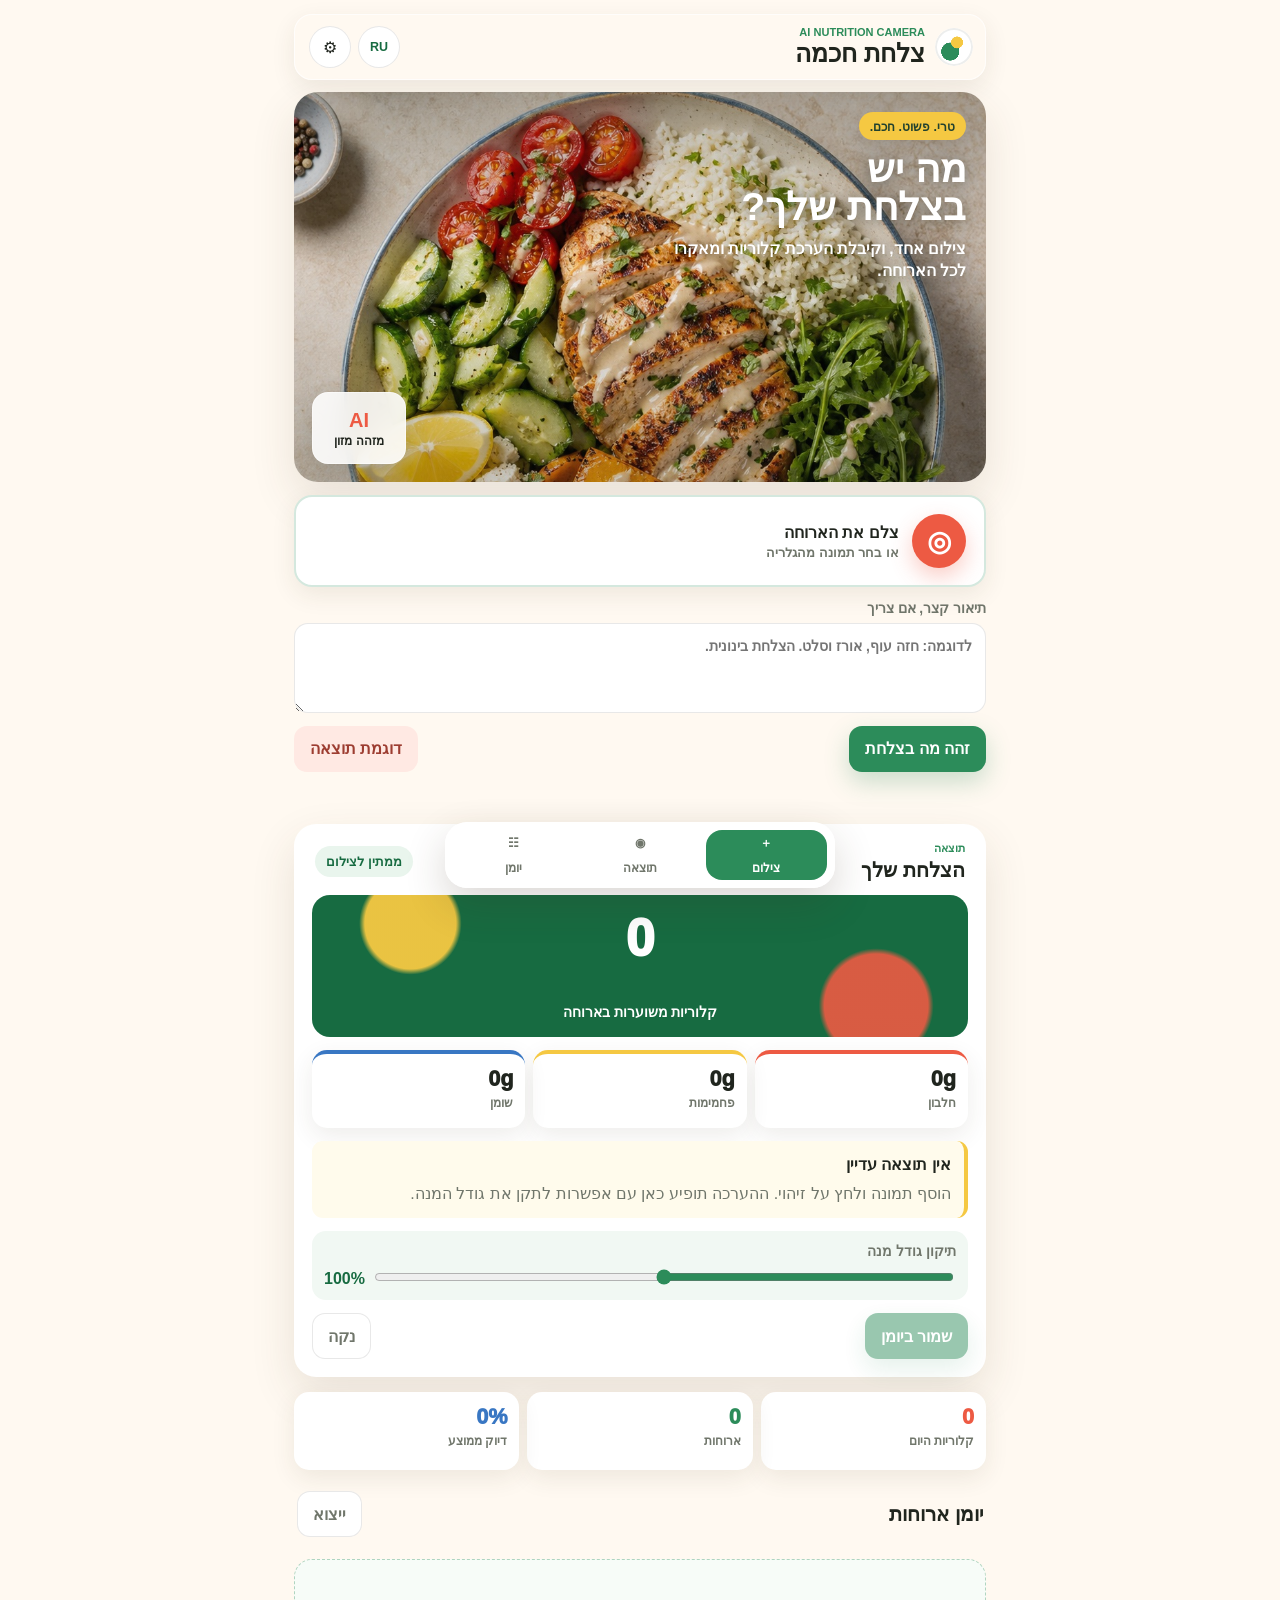
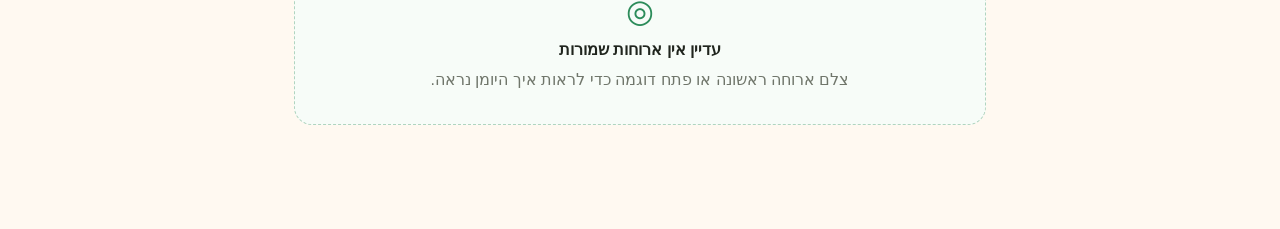
<file: index.html>
<!doctype html>
<html lang="he" dir="rtl">
  <head>
    <meta charset="UTF-8" />
    <meta name="viewport" content="width=device-width, initial-scale=1, viewport-fit=cover" />
    <meta name="theme-color" content="#fff9f1" />
    <meta name="apple-mobile-web-app-capable" content="yes" />
    <meta name="apple-mobile-web-app-status-bar-style" content="default" />
    <meta name="apple-mobile-web-app-title" content="צלחת חכמה" />
    <title>צלחת חכמה | מחשבון קלוריות מצילום</title>
    <meta
      name="description"
      content="אפליקציית PWA לטלפון שמצלמת ארוחה, מזהה רכיבים ומעריכה קלוריות, חלבון, פחמימות ושומן."
    />
    <link rel="manifest" href="manifest.webmanifest" />
    <link rel="apple-touch-icon" href="assets/app-icon.png" />
    <link rel="icon" href="assets/app-icon.svg" />
    <link rel="stylesheet" href="styles.css?v=4" />
  </head>
  <body>
    <div class="app-shell">
      <header class="top-bar" aria-label="כותרת האפליקציה">
        <div class="brand">
          <span class="brand-mark" aria-hidden="true">●</span>
          <div>
            <p class="kicker">AI nutrition camera</p>
            <h1>צלחת חכמה</h1>
          </div>
        </div>
        <div class="top-actions">
          <a class="language-link" href="ru/" lang="ru">RU</a>
          <button class="icon-button" id="settingsButton" type="button" aria-label="הגדרות">⚙</button>
        </div>
      </header>

      <main>
        <section class="scanner" aria-labelledby="scanTitle">
          <div class="food-hero">
            <div class="hero-copy">
              <span class="fresh-badge">טרי. פשוט. חכם.</span>
              <h2 id="scanTitle">מה יש<br />בצלחת שלך?</h2>
              <p>צילום אחד, וקיבלת הערכת קלוריות ומאקרו לכל הארוחה.</p>
            </div>
            <div class="hero-calorie-chip">
              <strong>AI</strong>
              <span>מזהה מזון</span>
            </div>
          </div>

          <label class="photo-drop" for="mealPhotoInput" id="photoDrop">
            <input id="mealPhotoInput" type="file" accept="image/*" capture="environment" />
            <img id="photoPreview" alt="" />
            <span class="photo-placeholder" id="photoPlaceholder">
              <span class="camera-disc" aria-hidden="true">◎</span>
              <span>
                <strong>צלם את הארוחה</strong>
                <small>או בחר תמונה מהגלריה</small>
              </span>
            </span>
          </label>

          <label>
            תיאור קצר, אם צריך
            <textarea id="mealNotes" rows="3" placeholder="לדוגמה: חזה עוף, אורז וסלט. הצלחת בינונית."></textarea>
          </label>

          <div class="scanner-actions">
            <button class="primary-button" id="analyzeButton" type="button">זהה מה בצלחת</button>
            <button class="secondary-button" id="demoButton" type="button">דוגמת תוצאה</button>
          </div>
          <p class="status-line" id="statusLine" role="status" aria-live="polite"></p>
        </section>

        <section class="result-panel" id="resultPanel" aria-labelledby="resultTitle">
          <div class="section-title">
            <div>
              <p class="kicker">תוצאה</p>
              <h2 id="resultTitle">הצלחת שלך</h2>
            </div>
            <span class="confidence" id="confidenceBadge">ממתין לצילום</span>
          </div>

          <div class="calorie-total">
            <span id="calorieValue">0</span>
            <p>קלוריות משוערות בארוחה</p>
          </div>

          <div class="macro-grid">
            <article>
              <span id="proteinValue">0g</span>
              <p>חלבון</p>
            </article>
            <article>
              <span id="carbsValue">0g</span>
              <p>פחמימות</p>
            </article>
            <article>
              <span id="fatValue">0g</span>
              <p>שומן</p>
            </article>
          </div>

          <div class="food-list" id="foodList"></div>

          <div class="adjust-panel">
            <label>
              תיקון גודל מנה
              <input id="portionSlider" type="range" min="50" max="150" step="5" value="100" />
            </label>
            <span id="portionValue">100%</span>
          </div>

          <div class="result-actions">
            <button class="primary-button" id="saveMealButton" type="button">שמור ביומן</button>
            <button class="text-button" id="clearButton" type="button">נקה</button>
          </div>
        </section>

        <section class="dashboard" aria-label="סיכום יומי">
          <article>
            <span id="todayCalories">0</span>
            <p>קלוריות היום</p>
          </article>
          <article>
            <span id="mealCount">0</span>
            <p>ארוחות</p>
          </article>
          <article>
            <span id="avgConfidence">0%</span>
            <p>דיוק ממוצע</p>
          </article>
        </section>

        <section class="journal-section" aria-labelledby="journalTitle">
          <div class="section-title">
            <h2 id="journalTitle">יומן ארוחות</h2>
            <button class="text-button" id="exportButton" type="button">ייצוא</button>
          </div>
          <div class="journal-list" id="journalList"></div>
          <div class="empty-state" id="emptyState">
            <span aria-hidden="true">◎</span>
            <h3>עדיין אין ארוחות שמורות</h3>
            <p>צלם ארוחה ראשונה או פתח דוגמה כדי לראות איך היומן נראה.</p>
          </div>
        </section>
      </main>

      <nav class="bottom-nav" aria-label="ניווט תחתון">
        <button class="is-active" type="button" data-focus="mealPhotoInput">
          <span aria-hidden="true">＋</span>
          צילום
        </button>
        <button type="button" data-scroll="#resultPanel">
          <span aria-hidden="true">◉</span>
          תוצאה
        </button>
        <button type="button" data-scroll=".journal-section">
          <span aria-hidden="true">☷</span>
          יומן
        </button>
      </nav>
    </div>

    <dialog class="settings-modal" id="settingsModal">
      <form method="dialog">
        <div class="modal-head">
          <div>
            <p class="kicker">חיבור AI</p>
            <h2>הגדרות זיהוי</h2>
          </div>
          <button class="icon-button" value="close" aria-label="סגירה">×</button>
        </div>

        <label>
          מפתח OpenAI API
          <input id="apiKeyInput" type="password" autocomplete="off" placeholder="sk-..." />
        </label>
        <label>
          יעד קלורי יומי
          <input id="dailyGoalInput" type="number" min="800" max="6000" step="50" />
        </label>
        <p class="helper">
          המפתח נשמר רק במכשיר שלך. מנוי ChatGPT אינו כולל אוטומטית יתרת API; נדרש חשבון API עם חיוב פעיל.
        </p>
        <p class="api-check-status" id="apiCheckStatus" role="status" aria-live="polite"></p>

        <menu>
          <button class="secondary-button" id="testApiButton" type="button">בדוק חיבור</button>
          <button class="text-button" id="clearJournalButton" type="button">נקה יומן</button>
          <button class="primary-button" id="saveSettingsButton" value="close">שמירה</button>
        </menu>
      </form>
    </dialog>

    <script src="script.js?v=4"></script>
  </body>
</html>
</file>
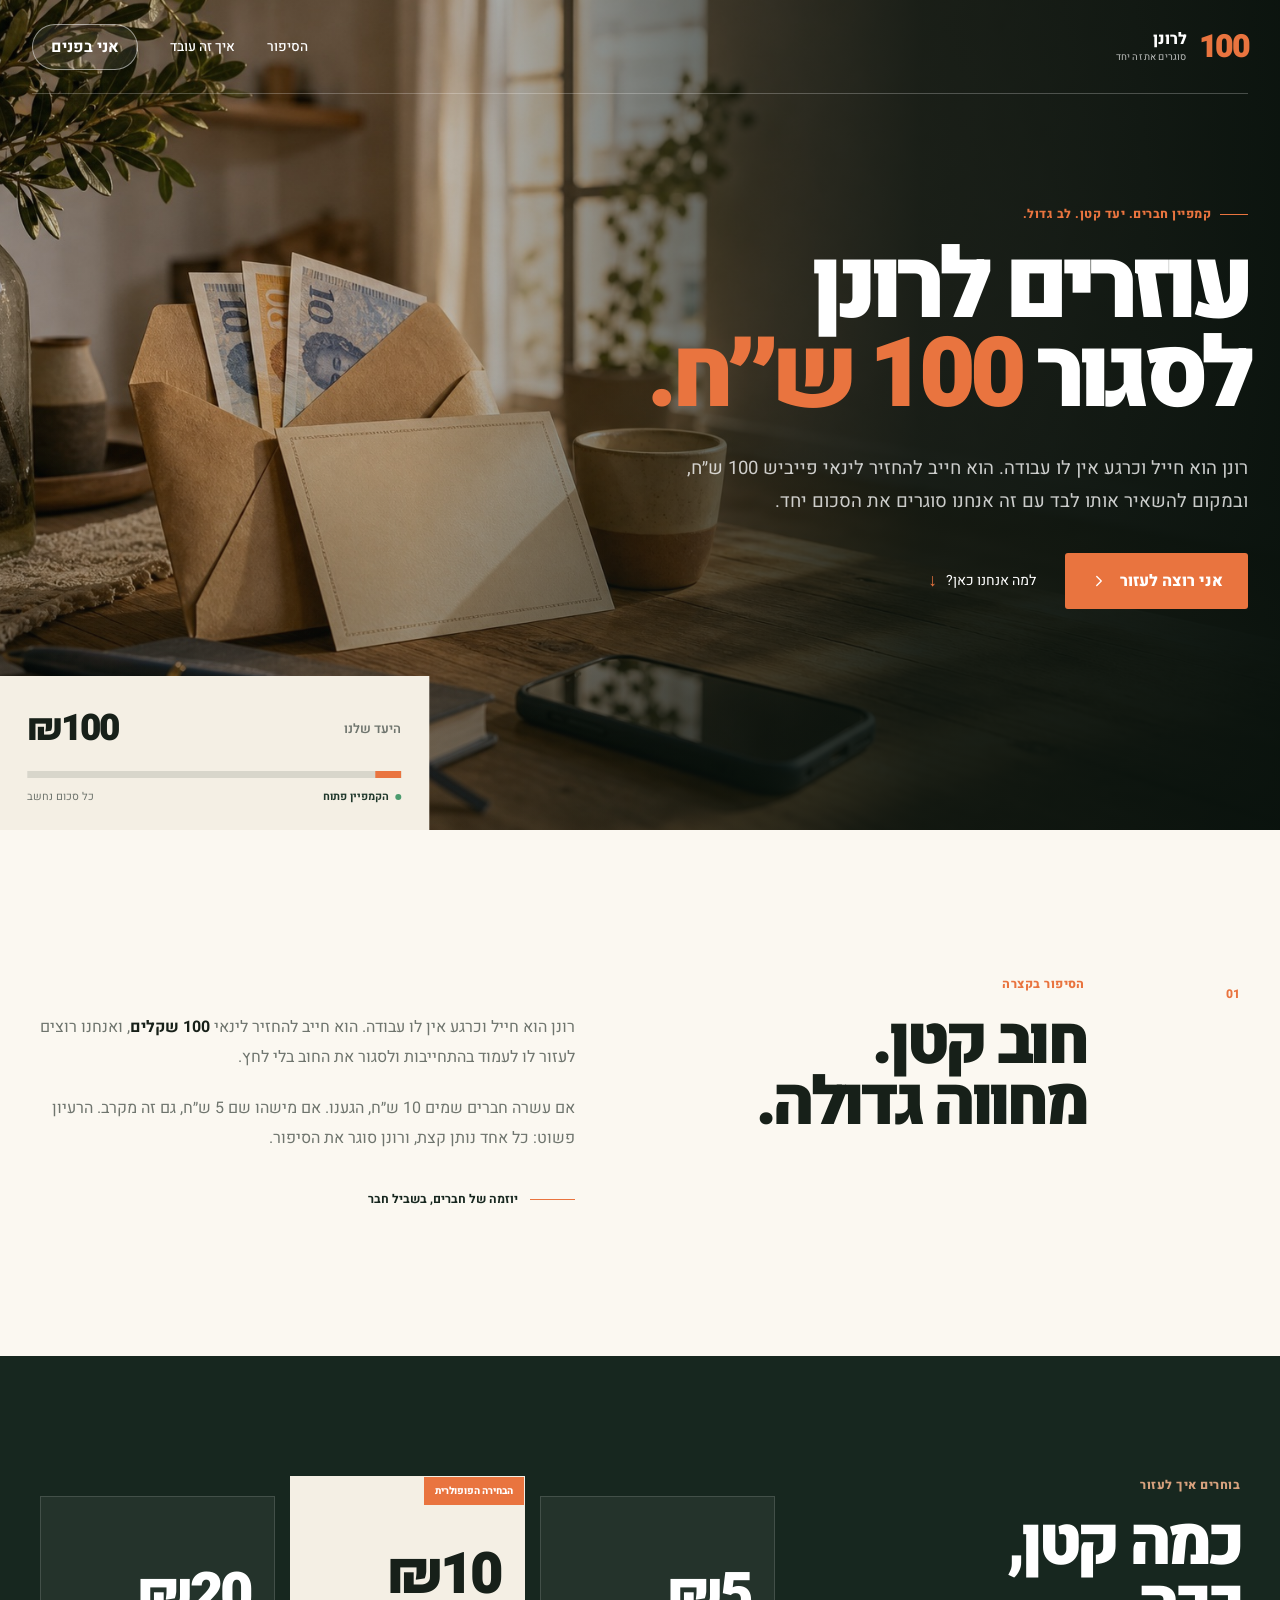
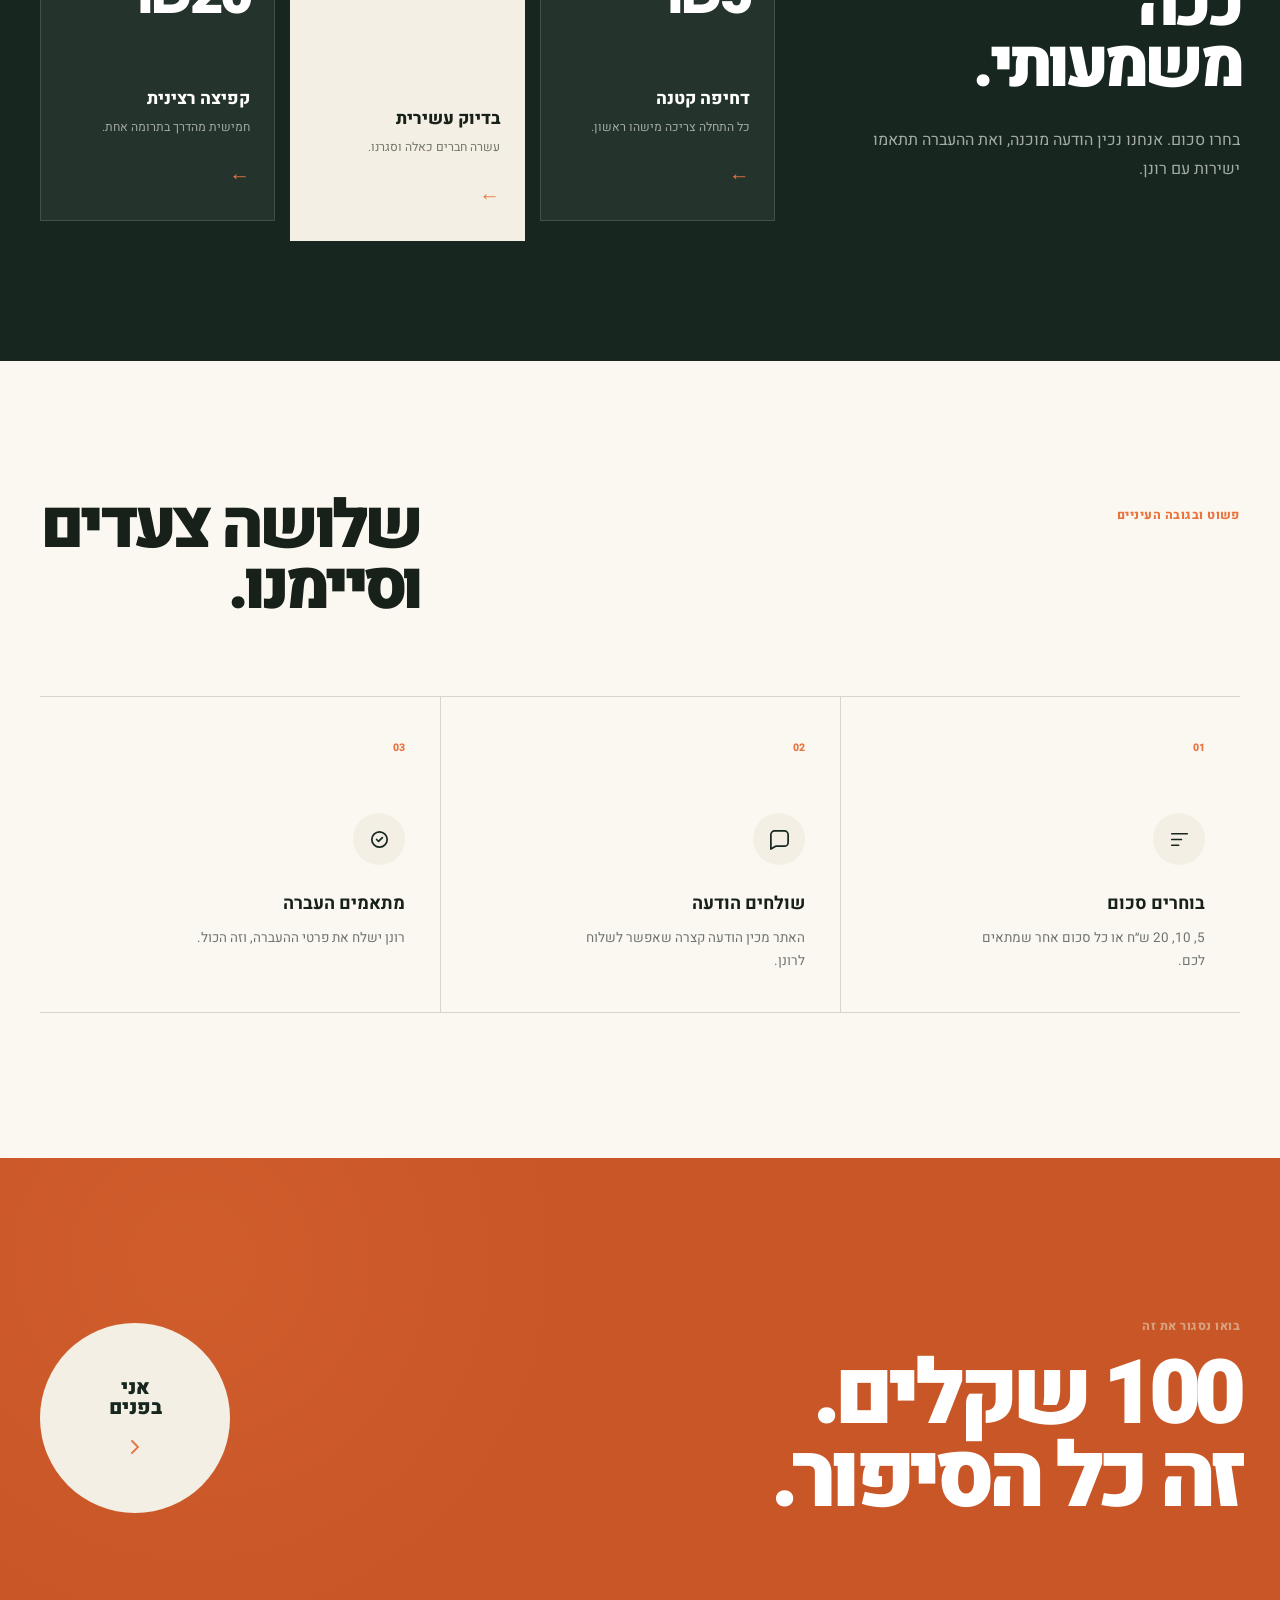
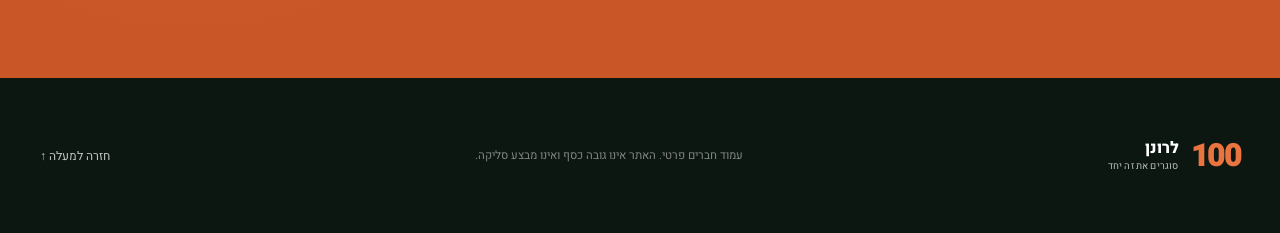
<file: ronen-100/index.html>
<!doctype html>
<html lang="he" dir="rtl">
  <head>
    <meta charset="UTF-8" />
    <meta name="viewport" content="width=device-width, initial-scale=1" />
    <meta name="theme-color" content="#17271f" />
    <meta
      name="description"
      content="רונן הוא חייל, כרגע אין לו עבודה, והוא חייב להחזיר לינאי פייביש 100 שקלים. עוזרים לו לסגור את החוב."
    />
    <title>100 לרונן | סוגרים את זה יחד</title>
    <link rel="preconnect" href="https://fonts.googleapis.com" />
    <link rel="preconnect" href="https://fonts.gstatic.com" crossorigin />
    <link
      href="https://fonts.googleapis.com/css2?family=Heebo:wght@400;500;600;700;800;900&display=swap"
      rel="stylesheet"
    />
    <link rel="stylesheet" href="styles.css" />
  </head>
  <body>
    <header class="site-header">
      <a class="brand" href="#top" aria-label="100 לרונן, דף הבית">
        <span class="brand-number">100</span>
        <span class="brand-copy">לרונן<small>סוגרים את זה יחד</small></span>
      </a>
      <nav aria-label="ניווט ראשי">
        <a href="#story">הסיפור</a>
        <a href="#how">איך זה עובד</a>
        <button class="nav-button" type="button" data-open-donate>אני בפנים</button>
      </nav>
    </header>

    <main id="top">
      <section class="hero">
        <div class="hero-photo" role="img" aria-label="מעטפה עם כסף על שולחן בבית"></div>
        <div class="hero-shade"></div>
        <div class="hero-content">
          <p class="campaign-label"><span></span> קמפיין חברים. יעד קטן. לב גדול.</p>
          <h1>עוזרים לרונן<br />לסגור <em>100 ש״ח.</em></h1>
          <p class="hero-intro">
            רונן הוא חייל וכרגע אין לו עבודה. הוא חייב להחזיר לינאי פייביש
            100 ש״ח, ובמקום להשאיר אותו לבד עם זה אנחנו סוגרים את הסכום יחד.
          </p>
          <div class="hero-actions">
            <button class="primary-button" type="button" data-open-donate>
              אני רוצה לעזור
              <svg viewBox="0 0 24 24" aria-hidden="true"><path d="m9 18 6-6-6-6" /></svg>
            </button>
            <a class="text-link" href="#story">
              למה אנחנו כאן?
              <span>↓</span>
            </a>
          </div>
        </div>

        <aside class="floating-goal" aria-label="מצב הקמפיין">
          <div class="goal-top">
            <span>היעד שלנו</span>
            <strong>₪100</strong>
          </div>
          <div class="progress-track"><span></span></div>
          <div class="goal-bottom">
            <span><i></i>הקמפיין פתוח</span>
            <span>כל סכום נחשב</span>
          </div>
        </aside>
      </section>

      <section class="story-section" id="story">
        <div class="section-index">01</div>
        <div class="story-title">
          <p class="section-label">הסיפור בקצרה</p>
          <h2>חוב קטן.<br />מחווה גדולה.</h2>
        </div>
        <div class="story-copy">
          <p>
            רונן הוא חייל וכרגע אין לו עבודה. הוא חייב להחזיר לינאי
            <strong>100 שקלים</strong>, ואנחנו רוצים לעזור לו לעמוד בהתחייבות
            ולסגור את החוב בלי לחץ.
          </p>
          <p>
            אם עשרה חברים שמים 10 ש״ח, הגענו. אם מישהו שם 5 ש״ח, גם זה מקרב.
            הרעיון פשוט: כל אחד נותן קצת, ורונן סוגר את הסיפור.
          </p>
          <div class="signature">
            <span class="signature-line"></span>
            <span>יוזמה של חברים, בשביל חבר</span>
          </div>
        </div>
      </section>

      <section class="amount-section">
        <div class="amount-heading">
          <p class="section-label light">בוחרים איך לעזור</p>
          <h2>כמה קטן,<br />ככה משמעותי.</h2>
          <p>בחרו סכום. אנחנו נכין הודעה מוכנה, ואת ההעברה תתאמו ישירות עם רונן.</p>
        </div>

        <div class="amount-grid">
          <button class="amount-card" type="button" data-card-amount="5">
            <span class="amount-number">₪5</span>
            <span class="amount-name">דחיפה קטנה</span>
            <span class="amount-desc">כל התחלה צריכה מישהו ראשון.</span>
            <span class="amount-arrow">←</span>
          </button>
          <button class="amount-card featured" type="button" data-card-amount="10">
            <span class="popular-tag">הבחירה הפופולרית</span>
            <span class="amount-number">₪10</span>
            <span class="amount-name">בדיוק עשירית</span>
            <span class="amount-desc">עשרה חברים כאלה וסגרנו.</span>
            <span class="amount-arrow">←</span>
          </button>
          <button class="amount-card" type="button" data-card-amount="20">
            <span class="amount-number">₪20</span>
            <span class="amount-name">קפיצה רצינית</span>
            <span class="amount-desc">חמישית מהדרך בתרומה אחת.</span>
            <span class="amount-arrow">←</span>
          </button>
        </div>
      </section>

      <section class="how-section" id="how">
        <div class="how-header">
          <p class="section-label">פשוט ובגובה העיניים</p>
          <h2>שלושה צעדים<br />וסיימנו.</h2>
        </div>
        <div class="steps">
          <article>
            <span>01</span>
            <div class="step-icon">
              <svg viewBox="0 0 24 24" aria-hidden="true">
                <path d="M4 6h16M4 12h10M4 18h7" />
              </svg>
            </div>
            <h3>בוחרים סכום</h3>
            <p>5, 10, 20 ש״ח או כל סכום אחר שמתאים לכם.</p>
          </article>
          <article>
            <span>02</span>
            <div class="step-icon">
              <svg viewBox="0 0 24 24" aria-hidden="true">
                <path d="M21 15a4 4 0 0 1-4 4H8l-5 3V7a4 4 0 0 1 4-4h10a4 4 0 0 1 4 4Z" />
              </svg>
            </div>
            <h3>שולחים הודעה</h3>
            <p>האתר מכין הודעה קצרה שאפשר לשלוח לרונן.</p>
          </article>
          <article>
            <span>03</span>
            <div class="step-icon">
              <svg viewBox="0 0 24 24" aria-hidden="true">
                <path d="M20 12a8 8 0 1 1-8-8 8 8 0 0 1 8 8Z" />
                <path d="m9 12 2 2 4-4" />
              </svg>
            </div>
            <h3>מתאמים העברה</h3>
            <p>רונן ישלח את פרטי ההעברה, וזה הכול.</p>
          </article>
        </div>
      </section>

      <section class="final-cta">
        <div>
          <p class="section-label light">בואו נסגור את זה</p>
          <h2>100 שקלים.<br />זה כל הסיפור.</h2>
        </div>
        <button class="cta-circle" type="button" data-open-donate aria-label="בחירת סכום לתרומה">
          <span>אני<br />בפנים</span>
          <svg viewBox="0 0 24 24" aria-hidden="true"><path d="m9 18 6-6-6-6" /></svg>
        </button>
      </section>
    </main>

    <footer>
      <a class="brand footer-brand" href="#top">
        <span class="brand-number">100</span>
        <span class="brand-copy">לרונן<small>סוגרים את זה יחד</small></span>
      </a>
      <p>עמוד חברים פרטי. האתר אינו גובה כסף ואינו מבצע סליקה.</p>
      <a href="#top">חזרה למעלה ↑</a>
    </footer>

    <dialog id="donateDialog">
      <form method="dialog" class="dialog-card">
        <button class="close-button" value="close" aria-label="סגירה">×</button>
        <p class="dialog-kicker">מצטרפים לקמפיין</p>
        <h2>כמה תרצו לשים?</h2>
        <p class="dialog-intro">בחרו סכום ונכין לכם הודעה מוכנה לשליחה לרונן.</p>

        <div class="dialog-amounts" aria-label="בחירת סכום">
          <button type="button" data-amount="5">₪5</button>
          <button type="button" data-amount="10" class="selected">₪10</button>
          <button type="button" data-amount="20">₪20</button>
          <button type="button" data-amount="50">₪50</button>
        </div>

        <label class="custom-amount">
          <span>או סכום אחר</span>
          <span class="input-wrap"><input id="customAmount" type="number" min="1" max="100" inputmode="numeric" /> ₪</span>
        </label>

        <button class="share-button" id="shareDonation" type="button">
          הכינו לי הודעה
          <svg viewBox="0 0 24 24" aria-hidden="true"><path d="m9 18 6-6-6-6" /></svg>
        </button>
        <p class="dialog-note" id="dialogNote" role="status" aria-live="polite">
          ההעברה עצמה מתואמת ישירות מול רונן.
        </p>
      </form>
    </dialog>

    <script src="script.js"></script>
  </body>
</html>
</file>
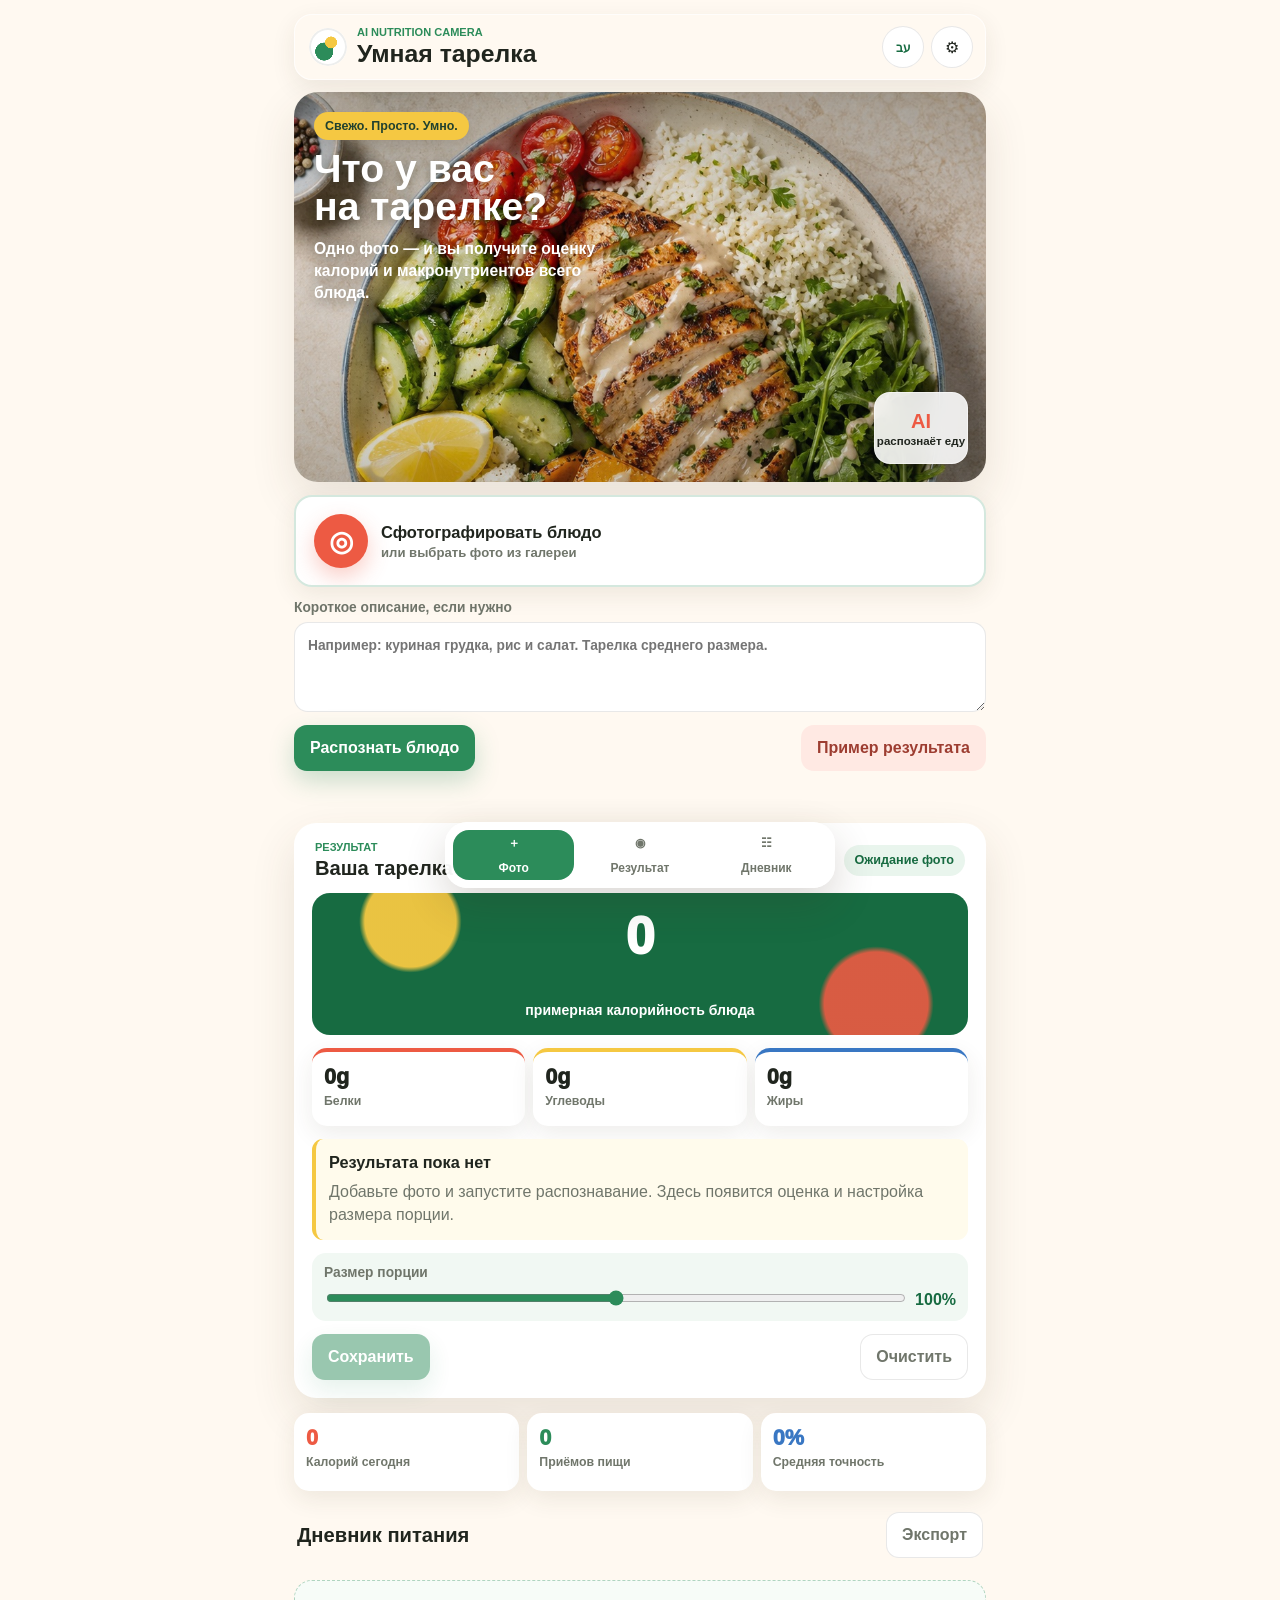
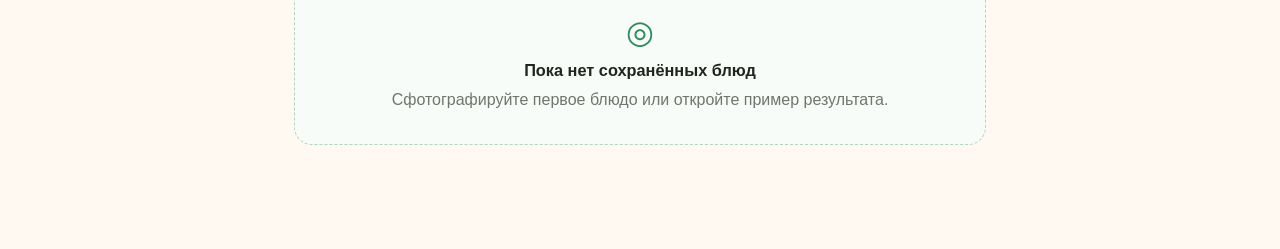
<file: ru/index.html>
<!doctype html>
<html lang="ru" dir="ltr">
  <head>
    <meta charset="UTF-8" />
    <meta name="viewport" content="width=device-width, initial-scale=1, viewport-fit=cover" />
    <meta name="theme-color" content="#fff9f1" />
    <meta name="apple-mobile-web-app-capable" content="yes" />
    <meta name="apple-mobile-web-app-status-bar-style" content="default" />
    <meta name="apple-mobile-web-app-title" content="Умная тарелка" />
    <title>Умная тарелка | Калории по фото</title>
    <meta
      name="description"
      content="Мобильное приложение, которое распознаёт еду по фотографии и оценивает калории и макронутриенты."
    />
    <link rel="manifest" href="manifest.webmanifest" />
    <link rel="apple-touch-icon" href="../assets/app-icon.png" />
    <link rel="icon" href="../assets/app-icon.svg" />
    <link rel="stylesheet" href="../styles.css?v=4" />
  </head>
  <body>
    <div class="app-shell">
      <header class="top-bar" aria-label="Заголовок приложения">
        <div class="brand">
          <span class="brand-mark" aria-hidden="true">●</span>
          <div>
            <p class="kicker">AI nutrition camera</p>
            <h1>Умная тарелка</h1>
          </div>
        </div>
        <div class="top-actions">
          <a class="language-link" href="../" lang="he">עב</a>
          <button class="icon-button" id="settingsButton" type="button" aria-label="Настройки">⚙</button>
        </div>
      </header>

      <main>
        <section class="scanner" aria-labelledby="scanTitle">
          <div class="food-hero">
            <div class="hero-copy">
              <span class="fresh-badge">Свежо. Просто. Умно.</span>
              <h2 id="scanTitle">Что у вас<br />на тарелке?</h2>
              <p>Одно фото — и вы получите оценку калорий и макронутриентов всего блюда.</p>
            </div>
            <div class="hero-calorie-chip">
              <strong>AI</strong>
              <span>распознаёт еду</span>
            </div>
          </div>

          <label class="photo-drop" for="mealPhotoInput" id="photoDrop">
            <input id="mealPhotoInput" type="file" accept="image/*" capture="environment" />
            <img id="photoPreview" alt="" />
            <span class="photo-placeholder" id="photoPlaceholder">
              <span class="camera-disc" aria-hidden="true">◎</span>
              <span>
                <strong>Сфотографировать блюдо</strong>
                <small>или выбрать фото из галереи</small>
              </span>
            </span>
          </label>

          <label>
            Короткое описание, если нужно
            <textarea id="mealNotes" rows="3" placeholder="Например: куриная грудка, рис и салат. Тарелка среднего размера."></textarea>
          </label>

          <div class="scanner-actions">
            <button class="primary-button" id="analyzeButton" type="button">Распознать блюдо</button>
            <button class="secondary-button" id="demoButton" type="button">Пример результата</button>
          </div>
          <p class="status-line" id="statusLine" role="status" aria-live="polite"></p>
        </section>

        <section class="result-panel" id="resultPanel" aria-labelledby="resultTitle">
          <div class="section-title">
            <div>
              <p class="kicker">Результат</p>
              <h2 id="resultTitle">Ваша тарелка</h2>
            </div>
            <span class="confidence" id="confidenceBadge">Ожидание фото</span>
          </div>

          <div class="calorie-total">
            <span id="calorieValue">0</span>
            <p>примерная калорийность блюда</p>
          </div>

          <div class="macro-grid">
            <article><span id="proteinValue">0g</span><p>Белки</p></article>
            <article><span id="carbsValue">0g</span><p>Углеводы</p></article>
            <article><span id="fatValue">0g</span><p>Жиры</p></article>
          </div>

          <div class="food-list" id="foodList"></div>

          <div class="adjust-panel">
            <label>
              Размер порции
              <input id="portionSlider" type="range" min="50" max="150" step="5" value="100" />
            </label>
            <span id="portionValue">100%</span>
          </div>

          <div class="result-actions">
            <button class="primary-button" id="saveMealButton" type="button">Сохранить</button>
            <button class="text-button" id="clearButton" type="button">Очистить</button>
          </div>
        </section>

        <section class="dashboard" aria-label="Итоги за день">
          <article><span id="todayCalories">0</span><p>Калорий сегодня</p></article>
          <article><span id="mealCount">0</span><p>Приёмов пищи</p></article>
          <article><span id="avgConfidence">0%</span><p>Средняя точность</p></article>
        </section>

        <section class="journal-section" aria-labelledby="journalTitle">
          <div class="section-title">
            <h2 id="journalTitle">Дневник питания</h2>
            <button class="text-button" id="exportButton" type="button">Экспорт</button>
          </div>
          <div class="journal-list" id="journalList"></div>
          <div class="empty-state" id="emptyState">
            <span aria-hidden="true">◎</span>
            <h3>Пока нет сохранённых блюд</h3>
            <p>Сфотографируйте первое блюдо или откройте пример результата.</p>
          </div>
        </section>
      </main>

      <nav class="bottom-nav" aria-label="Нижняя навигация">
        <button class="is-active" type="button" data-focus="mealPhotoInput"><span aria-hidden="true">＋</span>Фото</button>
        <button type="button" data-scroll="#resultPanel"><span aria-hidden="true">◉</span>Результат</button>
        <button type="button" data-scroll=".journal-section"><span aria-hidden="true">☷</span>Дневник</button>
      </nav>
    </div>

    <dialog class="settings-modal" id="settingsModal">
      <form method="dialog">
        <div class="modal-head">
          <div><p class="kicker">Подключение AI</p><h2>Настройки распознавания</h2></div>
          <button class="icon-button" value="close" aria-label="Закрыть">×</button>
        </div>
        <label>Ключ OpenAI API<input id="apiKeyInput" type="password" autocomplete="off" placeholder="sk-..." /></label>
        <label>Дневная норма калорий<input id="dailyGoalInput" type="number" min="800" max="6000" step="50" /></label>
        <p class="helper">
          Ключ хранится только на устройстве. Подписка ChatGPT не включает баланс API автоматически; нужен API-аккаунт с активной оплатой.
        </p>
        <p class="api-check-status" id="apiCheckStatus" role="status" aria-live="polite"></p>
        <menu>
          <button class="secondary-button" id="testApiButton" type="button">Проверить подключение</button>
          <button class="text-button" id="clearJournalButton" type="button">Очистить дневник</button>
          <button class="primary-button" id="saveSettingsButton" value="close">Сохранить</button>
        </menu>
      </form>
    </dialog>

    <script src="../script.js?v=4"></script>
  </body>
</html>
</file>
<file: styles.css>
:root {
  color-scheme: light;
  --bg: #fff9f1;
  --surface: #ffffff;
  --ink: #20251e;
  --muted: #70766b;
  --line: rgba(32, 37, 30, 0.1);
  --leaf: #2c8c5a;
  --leaf-dark: #176b41;
  --tomato: #ed5a43;
  --lemon: #f5c842;
  --blue: #3977c3;
  --coral: #d94b3d;
  --amber: #bd741b;
  --shadow: 0 18px 45px rgba(72, 58, 37, 0.12);
  --soft-shadow: 0 8px 24px rgba(72, 58, 37, 0.09);
}

* {
  box-sizing: border-box;
}

html {
  min-height: 100%;
  background: var(--bg);
}

body {
  min-height: 100%;
  margin: 0;
  color: var(--ink);
  background: var(--bg);
  font-family: -apple-system, BlinkMacSystemFont, "SF Pro Display", "SF Pro Text", "Segoe UI", Arial, sans-serif;
  letter-spacing: 0;
}

button,
input,
textarea {
  font: inherit;
}

button,
a {
  -webkit-tap-highlight-color: transparent;
}

button:disabled {
  cursor: not-allowed;
  opacity: 0.48;
}

.app-shell {
  width: min(720px, 100%);
  min-height: 100dvh;
  margin: 0 auto;
  padding: max(14px, env(safe-area-inset-top)) 14px calc(100px + env(safe-area-inset-bottom));
}

.top-bar {
  position: sticky;
  top: max(8px, env(safe-area-inset-top));
  z-index: 5;
  display: flex;
  align-items: center;
  justify-content: space-between;
  min-height: 66px;
  margin-bottom: 12px;
  padding: 10px 12px 10px 14px;
  border: 1px solid rgba(255, 255, 255, 0.7);
  border-radius: 18px;
  background: rgba(255, 249, 241, 0.88);
  box-shadow: var(--soft-shadow);
  backdrop-filter: blur(18px);
  -webkit-backdrop-filter: blur(18px);
}

.brand,
.top-actions,
.scanner-actions,
.result-actions,
.section-title,
.modal-head,
menu {
  display: flex;
  align-items: center;
}

.brand {
  gap: 10px;
}

.brand-mark {
  display: grid;
  width: 38px;
  height: 38px;
  place-items: center;
  border-radius: 50%;
  color: var(--tomato);
  background:
    radial-gradient(circle at 58% 38%, var(--lemon) 0 18%, transparent 19%),
    radial-gradient(circle at 40% 62%, var(--leaf) 0 27%, transparent 28%),
    #fff;
  box-shadow: inset 0 0 0 2px rgba(32, 37, 30, 0.08);
  font-size: 0;
}

.top-actions {
  gap: 7px;
}

.kicker {
  margin: 0 0 3px;
  color: var(--leaf);
  font-size: 0.69rem;
  font-weight: 850;
  text-transform: uppercase;
}

h1,
h2,
h3,
p {
  margin-top: 0;
}

h1 {
  margin: 0;
  font-size: 1.55rem;
  line-height: 1.05;
}

h2 {
  margin: 0;
  font-size: 1.26rem;
  line-height: 1.2;
}

h3 {
  margin-bottom: 7px;
  font-size: 1.02rem;
  line-height: 1.3;
}

.icon-button,
.language-link {
  display: grid;
  width: 42px;
  height: 42px;
  place-items: center;
  border: 0;
  border-radius: 50%;
  color: var(--ink);
  background: #fff;
  box-shadow: inset 0 0 0 1px var(--line);
  cursor: pointer;
  text-decoration: none;
}

.language-link {
  color: var(--leaf-dark);
  font-size: 0.78rem;
  font-weight: 900;
}

.scanner {
  display: grid;
  gap: 13px;
}

.food-hero {
  position: relative;
  min-height: 390px;
  overflow: hidden;
  border-radius: 24px;
  background:
    linear-gradient(180deg, rgba(17, 24, 17, 0.24), rgba(17, 24, 17, 0.04) 44%, rgba(17, 24, 17, 0.22)),
    url("assets/food-hero.jpg") center 54% / cover no-repeat;
  box-shadow: var(--shadow);
  color: #fff;
}

.hero-copy {
  position: absolute;
  top: 20px;
  inset-inline-start: 20px;
  width: min(330px, calc(100% - 40px));
  text-shadow: 0 2px 14px rgba(15, 23, 16, 0.5);
}

.fresh-badge {
  display: inline-flex;
  align-items: center;
  min-height: 28px;
  margin-bottom: 10px;
  border-radius: 999px;
  padding: 0 11px;
  color: #21412f;
  background: var(--lemon);
  box-shadow: 0 8px 20px rgba(44, 34, 12, 0.16);
  font-size: 0.78rem;
  font-weight: 900;
  text-shadow: none;
}

.hero-copy h2 {
  max-width: 300px;
  font-size: 2.45rem;
  line-height: 0.98;
}

.hero-copy p {
  max-width: 310px;
  margin: 11px 0 0;
  font-size: 0.98rem;
  font-weight: 650;
  line-height: 1.42;
}

.hero-calorie-chip {
  position: absolute;
  inset-inline-end: 18px;
  bottom: 18px;
  display: grid;
  min-width: 94px;
  min-height: 72px;
  place-content: center;
  border: 1px solid rgba(255, 255, 255, 0.5);
  border-radius: 16px;
  background: rgba(255, 255, 255, 0.88);
  box-shadow: 0 10px 30px rgba(32, 37, 30, 0.18);
  color: var(--ink);
  text-align: center;
  backdrop-filter: blur(12px);
}

.hero-calorie-chip strong {
  color: var(--tomato);
  font-size: 1.25rem;
}

.hero-calorie-chip span {
  margin-top: 2px;
  font-size: 0.72rem;
  font-weight: 800;
}

.photo-drop {
  position: relative;
  display: grid;
  min-height: 92px;
  overflow: hidden;
  place-items: center;
  border: 2px solid rgba(44, 140, 90, 0.2);
  border-radius: 18px;
  background: #fff;
  box-shadow: var(--soft-shadow);
  color: var(--ink);
  cursor: pointer;
}

.photo-drop input {
  position: absolute;
  inset: 0;
  opacity: 0;
  cursor: pointer;
}

.photo-drop img {
  display: none;
  width: 100%;
  height: 260px;
  object-fit: cover;
}

.photo-drop img.is-visible {
  display: block;
}

.photo-placeholder {
  display: flex;
  align-items: center;
  gap: 13px;
  width: 100%;
  padding: 14px 18px;
}

.photo-placeholder > span:last-child {
  display: grid;
  gap: 3px;
}

.camera-disc {
  display: grid;
  width: 54px;
  height: 54px;
  flex: 0 0 auto;
  place-items: center;
  border-radius: 50%;
  color: #fff;
  background: var(--tomato);
  box-shadow: 0 9px 22px rgba(237, 90, 67, 0.3);
  font-size: 1.75rem;
  font-weight: 800;
}

.photo-placeholder strong {
  font-size: 1.03rem;
}

.photo-placeholder small {
  color: var(--muted);
  font-size: 0.82rem;
  font-weight: 700;
}

.photo-placeholder.is-hidden {
  display: none;
}

textarea,
input {
  width: 100%;
  border: 1px solid var(--line);
  border-radius: 14px;
  color: var(--ink);
  background: #fff;
  outline: none;
}

textarea:focus,
input:focus {
  border-color: rgba(44, 140, 90, 0.5);
  box-shadow: 0 0 0 4px rgba(44, 140, 90, 0.12);
}

textarea {
  min-height: 84px;
  padding: 13px;
  resize: vertical;
  line-height: 1.5;
}

input {
  min-height: 48px;
  padding: 0 13px;
}

label {
  display: grid;
  gap: 7px;
  color: var(--muted);
  font-size: 0.86rem;
  font-weight: 760;
}

.scanner-actions,
.result-actions,
.section-title,
.modal-head,
menu {
  justify-content: space-between;
  gap: 9px;
}

.primary-button,
.secondary-button,
.text-button {
  min-height: 46px;
  border: 0;
  border-radius: 13px;
  padding: 0 16px;
  font-weight: 850;
  cursor: pointer;
}

.primary-button {
  color: #fff;
  background: var(--leaf);
  box-shadow: 0 10px 24px rgba(44, 140, 90, 0.25);
}

.primary-button:active {
  background: var(--leaf-dark);
  transform: translateY(1px);
}

.secondary-button {
  color: #9d3d31;
  background: #ffe9e3;
}

.text-button {
  color: var(--muted);
  background: #fff;
  box-shadow: inset 0 0 0 1px var(--line);
}

.status-line,
.helper,
.api-check-status {
  min-height: 21px;
  margin: 0 2px;
  color: var(--muted);
  font-size: 0.86rem;
  line-height: 1.45;
}

.api-check-status {
  min-height: 0;
  font-weight: 800;
}

.result-panel {
  display: grid;
  gap: 13px;
  margin-top: 18px;
  padding: 18px;
  border-radius: 22px;
  background: #fff;
  box-shadow: var(--shadow);
}

.confidence {
  display: inline-flex;
  align-items: center;
  min-height: 31px;
  border-radius: 999px;
  padding: 0 11px;
  color: var(--leaf-dark);
  background: #e9f5ed;
  font-size: 0.79rem;
  font-weight: 850;
  white-space: nowrap;
}

.calorie-total {
  position: relative;
  display: grid;
  min-height: 142px;
  overflow: hidden;
  place-items: center;
  border-radius: 18px;
  background:
    radial-gradient(circle at 15% 20%, rgba(245, 200, 66, 0.95) 0 8%, transparent 9%),
    radial-gradient(circle at 86% 78%, rgba(237, 90, 67, 0.9) 0 9%, transparent 10%),
    var(--leaf-dark);
  color: #fff;
  text-align: center;
}

.calorie-total span {
  display: block;
  font-size: 3.25rem;
  font-weight: 950;
  line-height: 1;
}

.calorie-total p {
  margin: 7px 0 0;
  font-size: 0.88rem;
  font-weight: 800;
}

.macro-grid,
.dashboard {
  display: grid;
  grid-template-columns: repeat(3, minmax(0, 1fr));
  gap: 8px;
}

.macro-grid article,
.dashboard article {
  min-width: 0;
  min-height: 78px;
  padding: 12px;
  border-radius: 15px;
  background: #fff;
  box-shadow: var(--soft-shadow);
}

.macro-grid article:nth-child(1) {
  border-top: 4px solid var(--tomato);
}

.macro-grid article:nth-child(2) {
  border-top: 4px solid var(--lemon);
}

.macro-grid article:nth-child(3) {
  border-top: 4px solid var(--blue);
}

.macro-grid span,
.dashboard span {
  display: block;
  margin-bottom: 4px;
  font-size: 1.35rem;
  font-weight: 920;
}

.macro-grid p,
.dashboard p {
  margin: 0;
  color: var(--muted);
  font-size: 0.77rem;
  font-weight: 760;
  line-height: 1.25;
}

.food-list,
.journal-list,
.journal-section {
  display: grid;
  gap: 11px;
}

.analysis-summary {
  padding: 13px;
  border-inline-start: 4px solid var(--lemon);
  border-radius: 11px;
  background: #fffbec;
}

.analysis-summary p {
  margin: 0;
  color: var(--muted);
  line-height: 1.45;
}

.food-row {
  display: flex;
  align-items: center;
  justify-content: space-between;
  gap: 10px;
  padding: 11px 2px;
  border-bottom: 1px solid var(--line);
}

.food-row p {
  margin: 3px 0 0;
  color: var(--muted);
  font-size: 0.84rem;
}

.food-row span {
  flex: 0 0 auto;
  color: var(--tomato);
  font-size: 0.88rem;
  font-weight: 900;
}

.adjust-panel {
  display: grid;
  grid-template-columns: 1fr auto;
  gap: 11px;
  align-items: end;
  padding: 12px;
  border-radius: 14px;
  background: #f1f8f3;
}

.adjust-panel input {
  min-height: auto;
  padding: 0;
  accent-color: var(--leaf);
}

.adjust-panel span {
  color: var(--leaf-dark);
  font-weight: 900;
}

.dashboard {
  margin: 15px 0 21px;
}

.dashboard article:nth-child(1) span {
  color: var(--tomato);
}

.dashboard article:nth-child(2) span {
  color: var(--leaf);
}

.dashboard article:nth-child(3) span {
  color: var(--blue);
}

.journal-section {
  padding-bottom: 4px;
}

.section-title {
  padding: 0 3px;
}

.journal-card {
  display: grid;
  grid-template-columns: 92px 1fr;
  gap: 11px;
  overflow: hidden;
  padding: 11px;
  border: 1px solid var(--line);
  border-radius: 17px;
  background: #fff;
  box-shadow: var(--soft-shadow);
}

.journal-card img {
  width: 92px;
  height: 92px;
  border-radius: 12px;
  object-fit: cover;
}

.journal-card h3 {
  margin-top: 2px;
}

.journal-card p {
  margin: 0 0 9px;
  color: var(--muted);
  line-height: 1.4;
}

.journal-card button {
  min-height: 33px;
  border: 0;
  border-radius: 999px;
  padding: 0 11px;
  color: var(--coral);
  background: #fff0ed;
  font-weight: 820;
  cursor: pointer;
}

.memory-meta {
  display: flex;
  flex-wrap: wrap;
  align-items: center;
  gap: 7px;
  margin-bottom: 6px;
}

.pill {
  display: inline-flex;
  align-items: center;
  min-height: 27px;
  border-radius: 999px;
  padding: 0 9px;
  color: #fff;
  background: var(--leaf);
  font-size: 0.75rem;
  font-weight: 850;
}

.time-label {
  color: var(--muted);
  font-size: 0.78rem;
  font-weight: 760;
}

.empty-state {
  display: none;
  padding: 32px 21px;
  border: 1px dashed rgba(44, 140, 90, 0.35);
  border-radius: 18px;
  background: #f7fcf8;
  text-align: center;
}

.empty-state.is-visible {
  display: block;
}

.empty-state span {
  display: block;
  margin-bottom: 9px;
  color: var(--leaf);
  font-size: 2rem;
}

.empty-state p {
  margin: 0;
  color: var(--muted);
  line-height: 1.5;
}

.bottom-nav {
  position: fixed;
  right: 50%;
  bottom: max(12px, env(safe-area-inset-bottom));
  z-index: 6;
  display: grid;
  width: min(390px, calc(100% - 28px));
  min-height: 66px;
  grid-template-columns: repeat(3, 1fr);
  gap: 5px;
  padding: 7px;
  border: 1px solid rgba(255, 255, 255, 0.8);
  border-radius: 22px;
  background: rgba(255, 255, 255, 0.91);
  box-shadow: 0 16px 40px rgba(63, 50, 31, 0.19);
  backdrop-filter: blur(18px);
  -webkit-backdrop-filter: blur(18px);
  transform: translateX(50%);
}

.bottom-nav button {
  display: grid;
  min-width: 0;
  place-items: center;
  gap: 2px;
  border: 0;
  border-radius: 16px;
  color: var(--muted);
  background: transparent;
  font-size: 0.75rem;
  font-weight: 850;
  cursor: pointer;
}

.bottom-nav button.is-active {
  color: #fff;
  background: var(--leaf);
}

.settings-modal {
  width: min(520px, calc(100% - 26px));
  border: 0;
  padding: 0;
  background: transparent;
}

.settings-modal::backdrop {
  background: rgba(24, 31, 25, 0.38);
  backdrop-filter: blur(7px);
}

.settings-modal form {
  display: grid;
  gap: 13px;
  padding: 18px;
  border-radius: 22px;
  background: var(--bg);
  box-shadow: var(--shadow);
}

menu {
  margin: 5px 0 0;
  padding: 0;
}

[dir="ltr"] .food-row,
[dir="ltr"] .journal-card,
[dir="ltr"] .photo-placeholder {
  text-align: left;
}

@media (max-width: 520px) {
  .app-shell {
    padding-inline: 10px;
  }

  .food-hero {
    min-height: 365px;
  }

  .hero-copy h2 {
    font-size: 2.15rem;
  }

  .scanner-actions,
  .result-actions,
  menu {
    align-items: stretch;
    flex-direction: column;
  }

  .primary-button,
  .secondary-button,
  .text-button {
    width: 100%;
  }

  .journal-card {
    grid-template-columns: 78px 1fr;
  }

  .journal-card img {
    width: 78px;
    height: 78px;
  }

  .calorie-total span {
    font-size: 2.85rem;
  }
}

@media (max-width: 370px) {
  h1 {
    font-size: 1.3rem;
  }

  .brand-mark {
    width: 34px;
    height: 34px;
  }

  .language-link,
  .icon-button {
    width: 38px;
    height: 38px;
  }

  .macro-grid span,
  .dashboard span {
    font-size: 1.14rem;
  }
}
</file>
<file: ronen-100/styles.css>
:root {
  color-scheme: light;
  --forest: #17271f;
  --forest-2: #20382c;
  --cream: #f4efe4;
  --paper: #fbf8f1;
  --orange: #e9743f;
  --orange-dark: #c95627;
  --sage: #91a483;
  --ink: #172019;
  --muted: #6f756e;
  --line: rgba(23, 39, 31, 0.16);
}

* {
  box-sizing: border-box;
}

html {
  scroll-behavior: smooth;
  background: var(--paper);
}

body {
  margin: 0;
  direction: ltr;
  color: var(--ink);
  background: var(--paper);
  font-family: "Heebo", Arial, sans-serif;
}

button,
input {
  font: inherit;
}

button,
a {
  -webkit-tap-highlight-color: transparent;
}

button {
  cursor: pointer;
}

svg {
  fill: none;
  stroke: currentColor;
  stroke-linecap: round;
  stroke-linejoin: round;
  stroke-width: 1.8;
}

.site-header {
  position: absolute;
  z-index: 10;
  top: 0;
  right: 0;
  left: 0;
  width: min(1320px, calc(100% - 64px));
  height: 94px;
  margin: auto;
  display: flex;
  align-items: center;
  justify-content: space-between;
  color: #fff;
  border-bottom: 1px solid rgba(255, 255, 255, 0.24);
  direction: rtl;
}

.brand {
  display: flex;
  align-items: center;
  gap: 12px;
  color: inherit;
  text-decoration: none;
}

.brand-number {
  color: var(--orange);
  font-size: 2rem;
  font-weight: 900;
  letter-spacing: -0.08em;
  line-height: 1;
}

.brand-copy {
  display: grid;
  font-size: 1rem;
  font-weight: 800;
  line-height: 1.05;
}

.brand-copy small {
  margin-top: 4px;
  font-size: 0.61rem;
  font-weight: 400;
  letter-spacing: 0.02em;
  opacity: 0.72;
}

.site-header nav {
  display: flex;
  align-items: center;
  gap: 32px;
}

.site-header nav a {
  color: #fff;
  font-size: 0.85rem;
  font-weight: 500;
  text-decoration: none;
}

.nav-button {
  padding: 10px 18px;
  color: #fff;
  background: rgba(255, 255, 255, 0.08);
  border: 1px solid rgba(255, 255, 255, 0.5);
  border-radius: 30px;
  font-weight: 700;
}

.hero {
  position: relative;
  min-height: 830px;
  overflow: hidden;
  color: #fff;
  background: var(--forest);
  direction: rtl;
}

.hero-photo,
.hero-shade {
  position: absolute;
  inset: 0;
}

.hero-photo {
  background-image: url("assets/ronen-campaign-hero.jpg");
  background-position: center;
  background-size: cover;
  transform: scale(1.01);
}

.hero-shade {
  background:
    linear-gradient(90deg, rgba(9, 18, 13, 0.2) 0%, rgba(9, 18, 13, 0.22) 32%, rgba(9, 18, 13, 0.88) 72%, rgba(9, 18, 13, 0.98) 100%),
    linear-gradient(0deg, rgba(9, 18, 13, 0.43), transparent 55%);
}

.hero-content {
  position: relative;
  z-index: 2;
  width: min(1320px, calc(100% - 64px));
  margin: auto;
  padding-top: 205px;
}

.campaign-label,
.section-label {
  margin: 0 0 19px;
  color: var(--orange);
  font-size: 0.77rem;
  font-weight: 800;
  letter-spacing: 0.04em;
}

.campaign-label {
  display: flex;
  align-items: center;
  gap: 9px;
}

.campaign-label span {
  width: 28px;
  height: 1px;
  background: currentColor;
}

.hero h1,
.story-title h2,
.amount-heading h2,
.how-header h2,
.final-cta h2 {
  margin: 0;
  font-weight: 900;
  letter-spacing: -0.07em;
  line-height: 0.92;
}

.hero h1 {
  max-width: 720px;
  font-size: clamp(4.4rem, 7.6vw, 7.7rem);
}

.hero h1 em {
  color: var(--orange);
  font-style: normal;
}

.hero-intro {
  max-width: 570px;
  margin: 31px 0 34px;
  color: rgba(255, 255, 255, 0.78);
  font-size: 1.16rem;
  line-height: 1.8;
}

.hero-actions {
  display: flex;
  align-items: center;
  gap: 29px;
}

.primary-button,
.share-button {
  display: flex;
  align-items: center;
  justify-content: center;
  gap: 12px;
  color: #fff;
  background: var(--orange);
  border: 0;
  font-weight: 800;
  transition: background 160ms ease, transform 160ms ease;
}

.primary-button {
  padding: 16px 25px;
  border-radius: 3px;
  font-size: 1rem;
}

.primary-button svg,
.share-button svg {
  width: 18px;
}

.primary-button:hover,
.share-button:hover {
  background: var(--orange-dark);
  transform: translateY(-2px);
}

.text-link {
  display: flex;
  align-items: center;
  gap: 9px;
  color: #fff;
  font-size: 0.88rem;
  text-decoration: none;
}

.text-link span {
  color: var(--orange);
  font-size: 1.1rem;
}

.floating-goal {
  position: absolute;
  z-index: 3;
  right: 50%;
  bottom: 0;
  width: min(430px, 38vw);
  padding: 25px 28px;
  color: var(--ink);
  background: var(--cream);
  transform: translateX(-49%);
}

.goal-top,
.goal-bottom {
  display: flex;
  align-items: center;
  justify-content: space-between;
}

.goal-top span {
  color: var(--muted);
  font-size: 0.81rem;
  font-weight: 600;
}

.goal-top strong {
  font-size: 2.3rem;
  font-weight: 900;
  letter-spacing: -0.06em;
}

.progress-track {
  height: 7px;
  margin: 16px 0 11px;
  overflow: hidden;
  background: rgba(23, 39, 31, 0.12);
}

.progress-track span {
  display: block;
  width: 7%;
  height: 100%;
  background: var(--orange);
}

.goal-bottom {
  color: var(--muted);
  font-size: 0.68rem;
}

.goal-bottom span:first-child {
  display: flex;
  align-items: center;
  gap: 6px;
  color: var(--forest-2);
  font-weight: 700;
}

.goal-bottom i {
  width: 6px;
  height: 6px;
  background: #4b9b6e;
  border-radius: 50%;
}

.story-section,
.how-section {
  width: min(1200px, calc(100% - 64px));
  margin: 0 auto;
  direction: rtl;
}

.story-section {
  position: relative;
  display: grid;
  grid-template-columns: 100px 0.85fr 1fr;
  gap: 55px;
  padding: 145px 0;
}

.section-index {
  padding-top: 10px;
  color: var(--orange);
  font-size: 0.76rem;
  font-weight: 800;
}

.story-title h2,
.how-header h2 {
  font-size: clamp(3.2rem, 5.2vw, 5.2rem);
}

.story-copy {
  padding-top: 37px;
  color: var(--muted);
  font-size: 1rem;
  line-height: 1.9;
}

.story-copy p {
  margin: 0 0 20px;
}

.story-copy strong {
  color: var(--ink);
}

.signature {
  display: flex;
  align-items: center;
  gap: 12px;
  margin-top: 34px;
  color: var(--forest);
  font-size: 0.76rem;
  font-weight: 700;
}

.signature-line {
  width: 45px;
  height: 1px;
  background: var(--orange);
}

.amount-section {
  display: grid;
  grid-template-columns: 0.75fr 1.45fr;
  gap: 85px;
  padding: 120px max(32px, calc((100% - 1200px) / 2));
  color: #fff;
  background: var(--forest);
  direction: rtl;
}

.section-label.light {
  color: #d7a17d;
}

.amount-heading h2 {
  font-size: clamp(3.3rem, 5.2vw, 5.3rem);
}

.amount-heading > p:last-child {
  max-width: 390px;
  margin: 30px 0 0;
  color: rgba(255, 255, 255, 0.61);
  line-height: 1.8;
}

.amount-grid {
  display: grid;
  grid-template-columns: repeat(3, 1fr);
  gap: 15px;
  align-items: center;
}

.amount-card {
  position: relative;
  min-height: 325px;
  padding: 28px 24px;
  display: flex;
  flex-direction: column;
  align-items: flex-start;
  color: #fff;
  text-align: right;
  background: rgba(255, 255, 255, 0.055);
  border: 1px solid rgba(255, 255, 255, 0.14);
  transition: background 180ms ease, transform 180ms ease, border-color 180ms ease;
}

.amount-card:hover {
  background: rgba(255, 255, 255, 0.1);
  border-color: rgba(255, 255, 255, 0.28);
  transform: translateY(-5px);
}

.amount-card.featured {
  min-height: 365px;
  color: var(--ink);
  background: var(--cream);
  border-color: var(--cream);
}

.popular-tag {
  position: absolute;
  top: 0;
  right: 0;
  padding: 7px 11px;
  color: #fff;
  background: var(--orange);
  font-size: 0.62rem;
  font-weight: 800;
}

.amount-number {
  margin-top: 28px;
  font-size: 3.6rem;
  font-weight: 900;
  letter-spacing: -0.07em;
}

.amount-name {
  margin-top: auto;
  font-size: 1.08rem;
  font-weight: 800;
}

.amount-desc {
  margin-top: 7px;
  color: currentColor;
  font-size: 0.76rem;
  line-height: 1.5;
  opacity: 0.58;
}

.amount-arrow {
  margin-top: 24px;
  color: var(--orange);
  font-size: 1.3rem;
}

.how-section {
  padding: 135px 0 145px;
}

.how-header {
  display: flex;
  align-items: flex-end;
  justify-content: space-between;
  margin-bottom: 78px;
}

.how-header .section-label {
  align-self: flex-start;
  margin-top: 10px;
}

.steps {
  display: grid;
  grid-template-columns: repeat(3, 1fr);
  gap: 0;
  border-top: 1px solid var(--line);
  border-bottom: 1px solid var(--line);
}

.steps article {
  position: relative;
  min-height: 315px;
  padding: 37px 35px;
  border-left: 1px solid var(--line);
}

.steps article:last-child {
  border-left: 0;
}

.steps article > span {
  color: var(--orange);
  font-size: 0.66rem;
  font-weight: 800;
}

.step-icon {
  display: grid;
  width: 52px;
  height: 52px;
  margin: 55px 0 25px;
  place-items: center;
  color: var(--forest);
  background: var(--cream);
  border-radius: 50%;
}

.step-icon svg {
  width: 23px;
}

.steps h3 {
  margin: 0 0 10px;
  font-size: 1.12rem;
}

.steps p {
  max-width: 240px;
  margin: 0;
  color: var(--muted);
  font-size: 0.84rem;
  line-height: 1.7;
}

.final-cta {
  min-height: 520px;
  padding: 100px max(32px, calc((100% - 1200px) / 2));
  display: flex;
  align-items: center;
  justify-content: space-between;
  color: #fff;
  background:
    radial-gradient(circle at 15% 20%, rgba(233, 116, 63, 0.22), transparent 24rem),
    var(--orange-dark);
  direction: rtl;
}

.final-cta h2 {
  font-size: clamp(4rem, 7vw, 7rem);
}

.cta-circle {
  width: 190px;
  height: 190px;
  display: grid;
  place-content: center;
  gap: 17px;
  color: var(--forest);
  background: var(--cream);
  border: 0;
  border-radius: 50%;
  font-size: 1.25rem;
  font-weight: 900;
  line-height: 1;
  transition: transform 180ms ease;
}

.cta-circle:hover {
  transform: rotate(-4deg) scale(1.04);
}

.cta-circle svg {
  width: 24px;
  margin: auto;
  color: var(--orange);
}

footer {
  min-height: 155px;
  padding: 35px max(32px, calc((100% - 1200px) / 2));
  display: flex;
  align-items: center;
  justify-content: space-between;
  color: #fff;
  background: #0d1712;
  direction: rtl;
}

.footer-brand {
  color: #fff;
}

footer p {
  margin: 0;
  color: rgba(255, 255, 255, 0.48);
  font-size: 0.72rem;
}

footer > a:last-child {
  color: rgba(255, 255, 255, 0.75);
  font-size: 0.75rem;
  text-decoration: none;
}

dialog {
  width: min(calc(100% - 30px), 455px);
  padding: 0;
  color: var(--ink);
  background: transparent;
  border: 0;
  direction: rtl;
}

dialog::backdrop {
  background: rgba(8, 15, 11, 0.78);
  backdrop-filter: blur(6px);
}

.dialog-card {
  position: relative;
  padding: 43px 38px 34px;
  background: var(--paper);
}

.close-button {
  position: absolute;
  top: 17px;
  left: 17px;
  width: 34px;
  height: 34px;
  padding: 0;
  color: var(--muted);
  background: var(--cream);
  border: 0;
  border-radius: 50%;
  font-size: 1.45rem;
  line-height: 1;
}

.dialog-kicker {
  margin: 0 0 9px;
  color: var(--orange);
  font-size: 0.7rem;
  font-weight: 800;
}

.dialog-card h2 {
  margin: 0 0 11px;
  font-size: 2.3rem;
  font-weight: 900;
  letter-spacing: -0.055em;
}

.dialog-intro {
  margin: 0 0 27px;
  color: var(--muted);
  font-size: 0.86rem;
  line-height: 1.65;
}

.dialog-amounts {
  display: grid;
  grid-template-columns: repeat(4, 1fr);
  gap: 8px;
  margin-bottom: 20px;
}

.dialog-amounts button {
  padding: 12px 3px;
  color: var(--ink);
  background: transparent;
  border: 1px solid var(--line);
  font-weight: 800;
}

.dialog-amounts button.selected,
.dialog-amounts button:hover {
  color: #fff;
  background: var(--forest);
  border-color: var(--forest);
}

.custom-amount {
  display: flex;
  align-items: center;
  justify-content: space-between;
  gap: 18px;
  margin-bottom: 25px;
  font-size: 0.84rem;
  font-weight: 700;
}

.input-wrap {
  display: flex;
  align-items: center;
  gap: 7px;
}

.custom-amount input {
  width: 86px;
  padding: 9px;
  color: var(--ink);
  background: #fff;
  border: 1px solid var(--line);
  outline: 0;
  text-align: center;
}

.custom-amount input:focus {
  border-color: var(--orange);
}

.share-button {
  width: 100%;
  padding: 15px 18px;
}

.dialog-note {
  min-height: 20px;
  margin: 15px 0 0;
  color: var(--muted);
  font-size: 0.72rem;
  text-align: center;
}

@media (max-width: 1000px) {
  .floating-goal {
    right: auto;
    left: 32px;
    width: 370px;
    transform: none;
  }

  .story-section {
    grid-template-columns: 60px 0.9fr 1fr;
    gap: 35px;
  }

  .amount-section {
    grid-template-columns: 1fr;
  }
}

@media (max-width: 760px) {
  .site-header {
    width: calc(100% - 36px);
    height: 78px;
  }

  .site-header nav a {
    display: none;
  }

  .nav-button {
    padding: 8px 14px;
    font-size: 0.78rem;
  }

  .hero {
    min-height: 800px;
  }

  .hero-photo {
    background-position: 38% center;
  }

  .hero-shade {
    background:
      linear-gradient(0deg, rgba(9, 18, 13, 0.96) 0%, rgba(9, 18, 13, 0.82) 50%, rgba(9, 18, 13, 0.2) 100%),
      linear-gradient(90deg, rgba(9, 18, 13, 0.25), rgba(9, 18, 13, 0.25));
  }

  .hero-content {
    width: calc(100% - 36px);
    padding-top: 225px;
  }

  .hero h1 {
    font-size: clamp(3.6rem, 17vw, 5.4rem);
  }

  .hero-intro {
    margin-top: 24px;
    font-size: 1rem;
  }

  .hero-actions {
    align-items: flex-start;
    flex-direction: column;
    gap: 19px;
  }

  .floating-goal {
    right: 18px;
    bottom: 0;
    left: 18px;
    width: auto;
  }

  .story-section {
    width: calc(100% - 36px);
    grid-template-columns: 1fr;
    gap: 12px;
    padding: 90px 0;
  }

  .section-index {
    display: none;
  }

  .story-copy {
    padding-top: 23px;
  }

  .amount-section {
    gap: 55px;
    padding: 85px 18px;
  }

  .amount-grid {
    grid-template-columns: 1fr;
  }

  .amount-card,
  .amount-card.featured {
    min-height: 225px;
  }

  .amount-number {
    margin-top: 15px;
  }

  .how-section {
    width: calc(100% - 36px);
    padding: 90px 0;
  }

  .how-header {
    display: block;
    margin-bottom: 50px;
  }

  .steps {
    grid-template-columns: 1fr;
  }

  .steps article {
    min-height: 250px;
    border-bottom: 1px solid var(--line);
    border-left: 0;
  }

  .steps article:last-child {
    border-bottom: 0;
  }

  .step-icon {
    margin-top: 35px;
  }

  .final-cta {
    min-height: 570px;
    padding: 75px 18px;
    align-items: flex-start;
    flex-direction: column;
    justify-content: space-between;
  }

  .final-cta h2 {
    font-size: clamp(3.7rem, 17vw, 5.5rem);
  }

  .cta-circle {
    align-self: flex-end;
    width: 155px;
    height: 155px;
  }

  footer {
    gap: 27px;
    padding: 40px 18px;
    align-items: flex-start;
    flex-direction: column;
  }
}

@media (max-width: 420px) {
  .hero {
    min-height: 820px;
  }

  .hero-content {
    padding-top: 205px;
  }

  .hero h1 {
    font-size: 3.65rem;
  }

  .floating-goal {
    padding: 21px;
  }

  .dialog-card {
    padding: 39px 22px 27px;
  }
}

@media (prefers-reduced-motion: reduce) {
  html {
    scroll-behavior: auto;
  }

  *,
  *::before,
  *::after {
    transition: none !important;
  }
}
</file>
